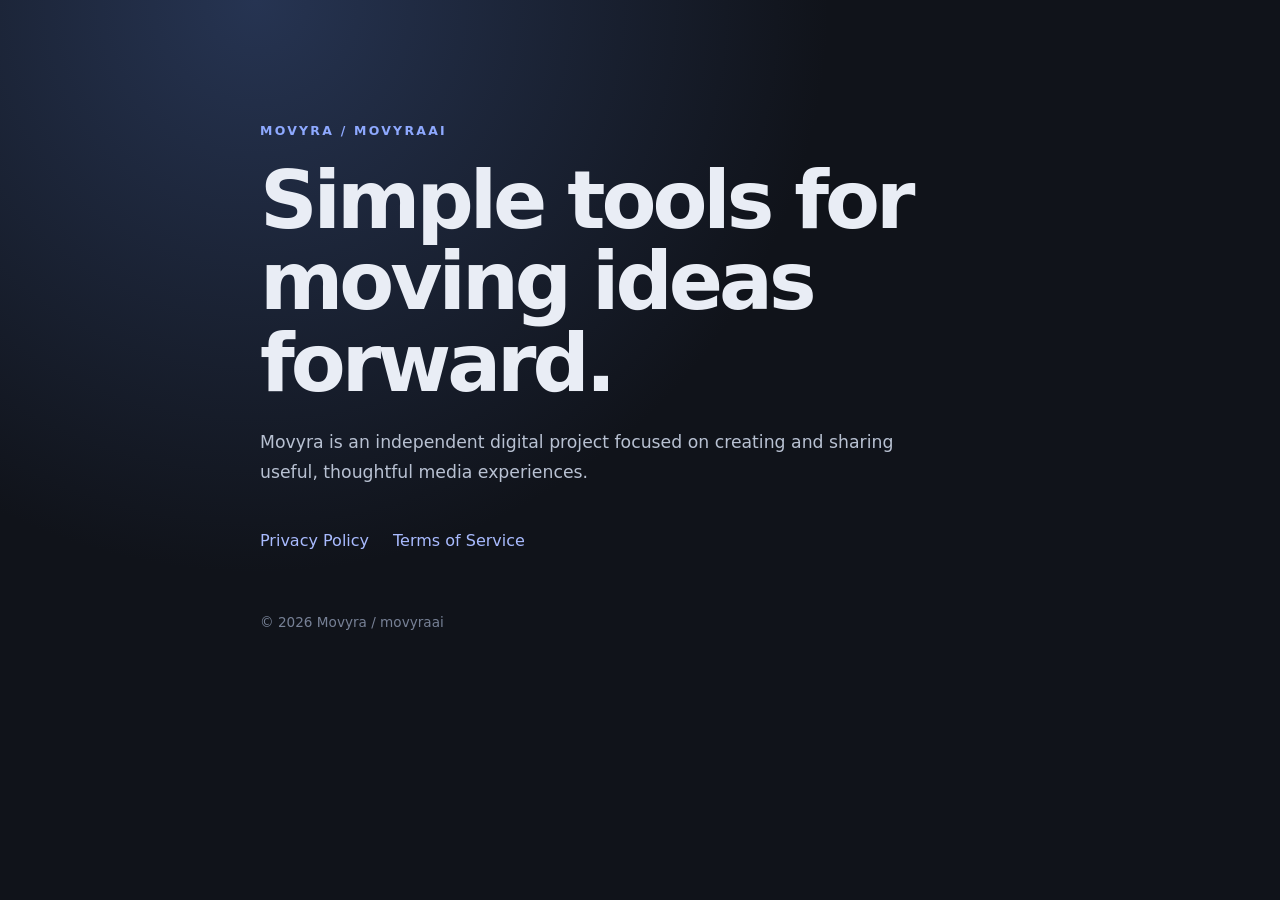
<file: index.html>
<!doctype html>
<html lang="en"><head><meta charset="utf-8"><meta name="viewport" content="width=device-width,initial-scale=1"><title>Movyra / movyraai</title><link rel="stylesheet" href="style.css"></head><body><main><p class="eyebrow">MOVYRA / MOVYRAAI</p><h1>Simple tools for moving ideas forward.</h1><p>Movyra is an independent digital project focused on creating and sharing useful, thoughtful media experiences.</p><nav><a href="privacy.html">Privacy Policy</a><a href="terms.html">Terms of Service</a></nav><footer>© 2026 Movyra / movyraai</footer></main></body></html>
</file>
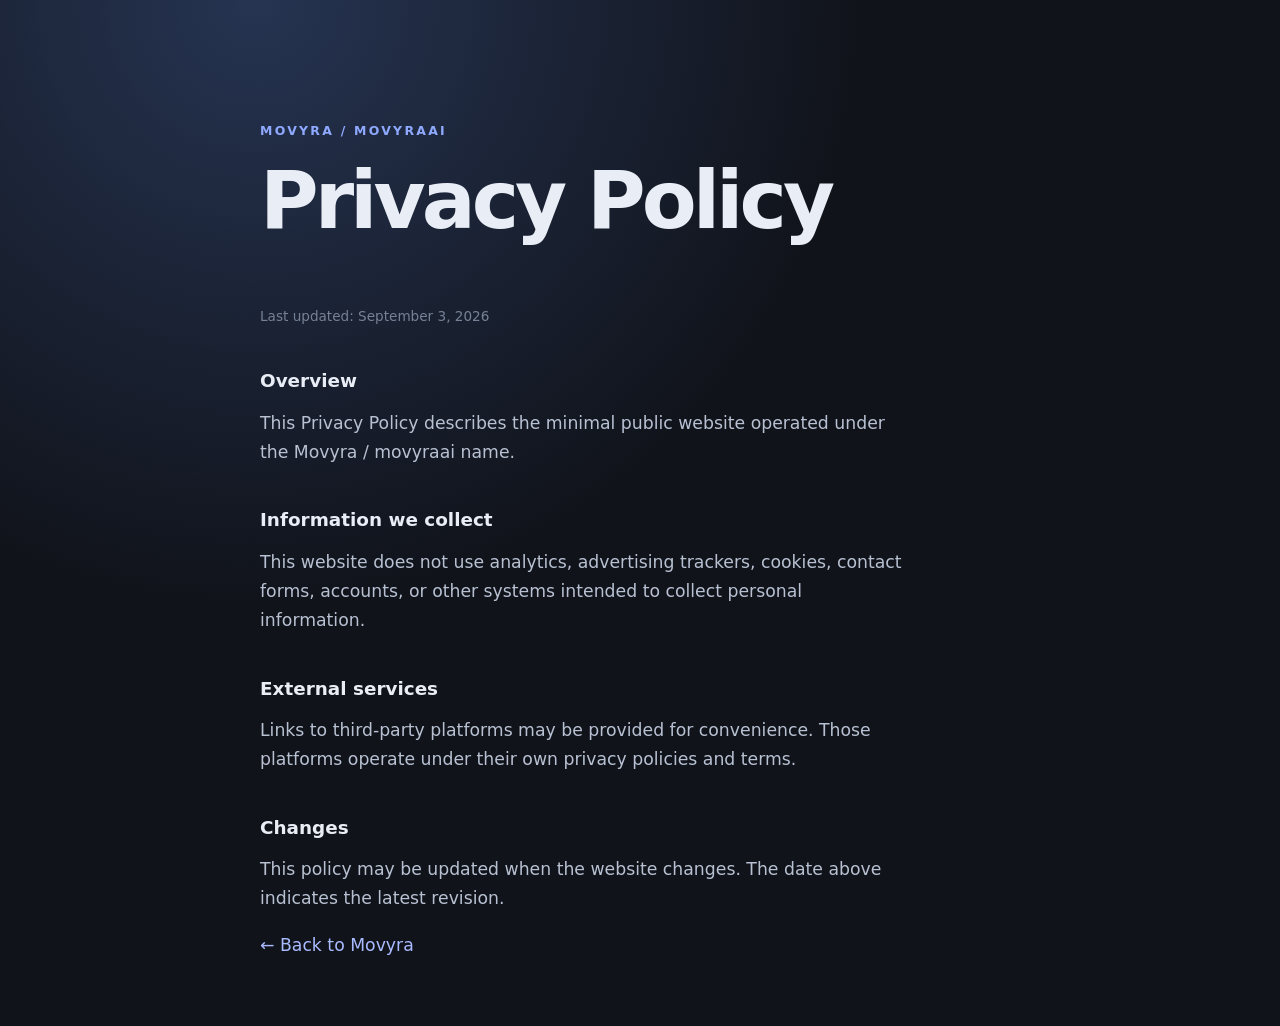
<file: privacy.html>
<!doctype html><html lang="en"><head><meta charset="utf-8"><meta name="viewport" content="width=device-width,initial-scale=1"><title>Privacy Policy — Movyra</title><link rel="stylesheet" href="style.css"></head><body><main><p class="eyebrow">MOVYRA / MOVYRAAI</p><h1>Privacy Policy</h1><p class="updated">Last updated: September 3, 2026</p><h2>Overview</h2><p>This Privacy Policy describes the minimal public website operated under the Movyra / movyraai name.</p><h2>Information we collect</h2><p>This website does not use analytics, advertising trackers, cookies, contact forms, accounts, or other systems intended to collect personal information.</p><h2>External services</h2><p>Links to third-party platforms may be provided for convenience. Those platforms operate under their own privacy policies and terms.</p><h2>Changes</h2><p>This policy may be updated when the website changes. The date above indicates the latest revision.</p><p><a href="index.html">← Back to Movyra</a></p></main></body></html>
</file>
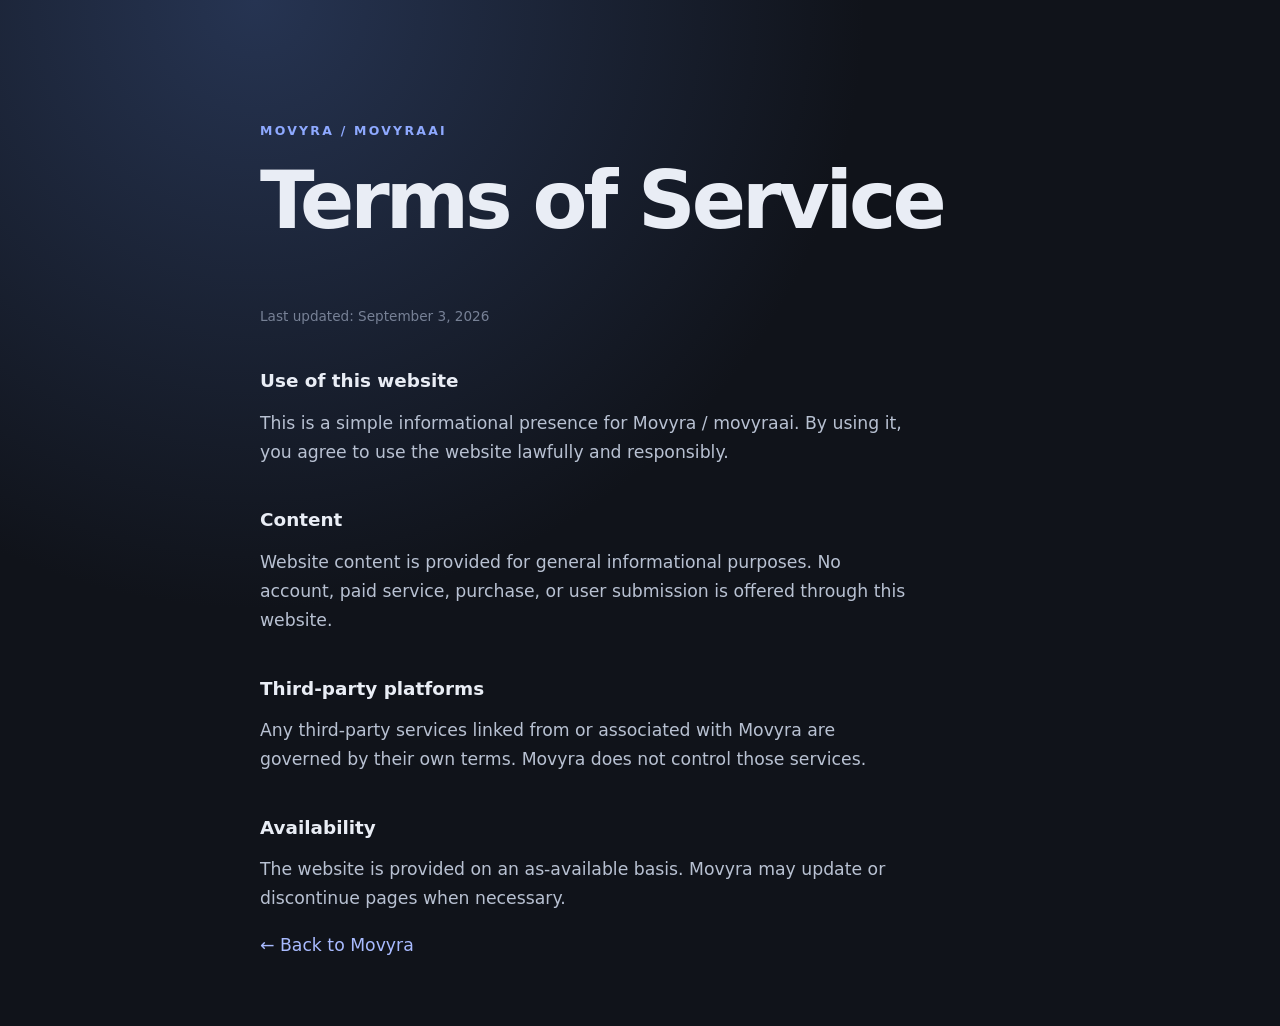
<file: terms.html>
<!doctype html><html lang="en"><head><meta charset="utf-8"><meta name="viewport" content="width=device-width,initial-scale=1"><title>Terms of Service — Movyra</title><link rel="stylesheet" href="style.css"></head><body><main><p class="eyebrow">MOVYRA / MOVYRAAI</p><h1>Terms of Service</h1><p class="updated">Last updated: September 3, 2026</p><h2>Use of this website</h2><p>This is a simple informational presence for Movyra / movyraai. By using it, you agree to use the website lawfully and responsibly.</p><h2>Content</h2><p>Website content is provided for general informational purposes. No account, paid service, purchase, or user submission is offered through this website.</p><h2>Third-party platforms</h2><p>Any third-party services linked from or associated with Movyra are governed by their own terms. Movyra does not control those services.</p><h2>Availability</h2><p>The website is provided on an as-available basis. Movyra may update or discontinue pages when necessary.</p><p><a href="index.html">← Back to Movyra</a></p></main></body></html>
</file>
<file: style.css>
:root{color-scheme:dark;font-family:Inter,ui-sans-serif,system-ui,-apple-system,Segoe UI,sans-serif;color:#e9edf5;background:#10131a}body{margin:0;min-height:100vh;background:radial-gradient(circle at 20% 0,#263452 0,transparent 42%),#10131a}main{max-width:760px;margin:0 auto;padding:12vh 24px 48px}h1{font-size:clamp(2.4rem,7vw,5rem);line-height:1.02;letter-spacing:-.05em;margin:18px 0 24px}h2{margin-top:42px;font-size:1.15rem}p{max-width:650px;color:#b8c1d2;font-size:1.08rem;line-height:1.7}.eyebrow{color:#8ea9ff;font-size:.78rem;letter-spacing:.18em;font-weight:700}a{color:#a9bbff;text-decoration:none;margin-right:24px}a:hover{text-decoration:underline}nav{margin-top:44px}footer,.updated{margin-top:64px;color:#778196;font-size:.85rem}
</file>
